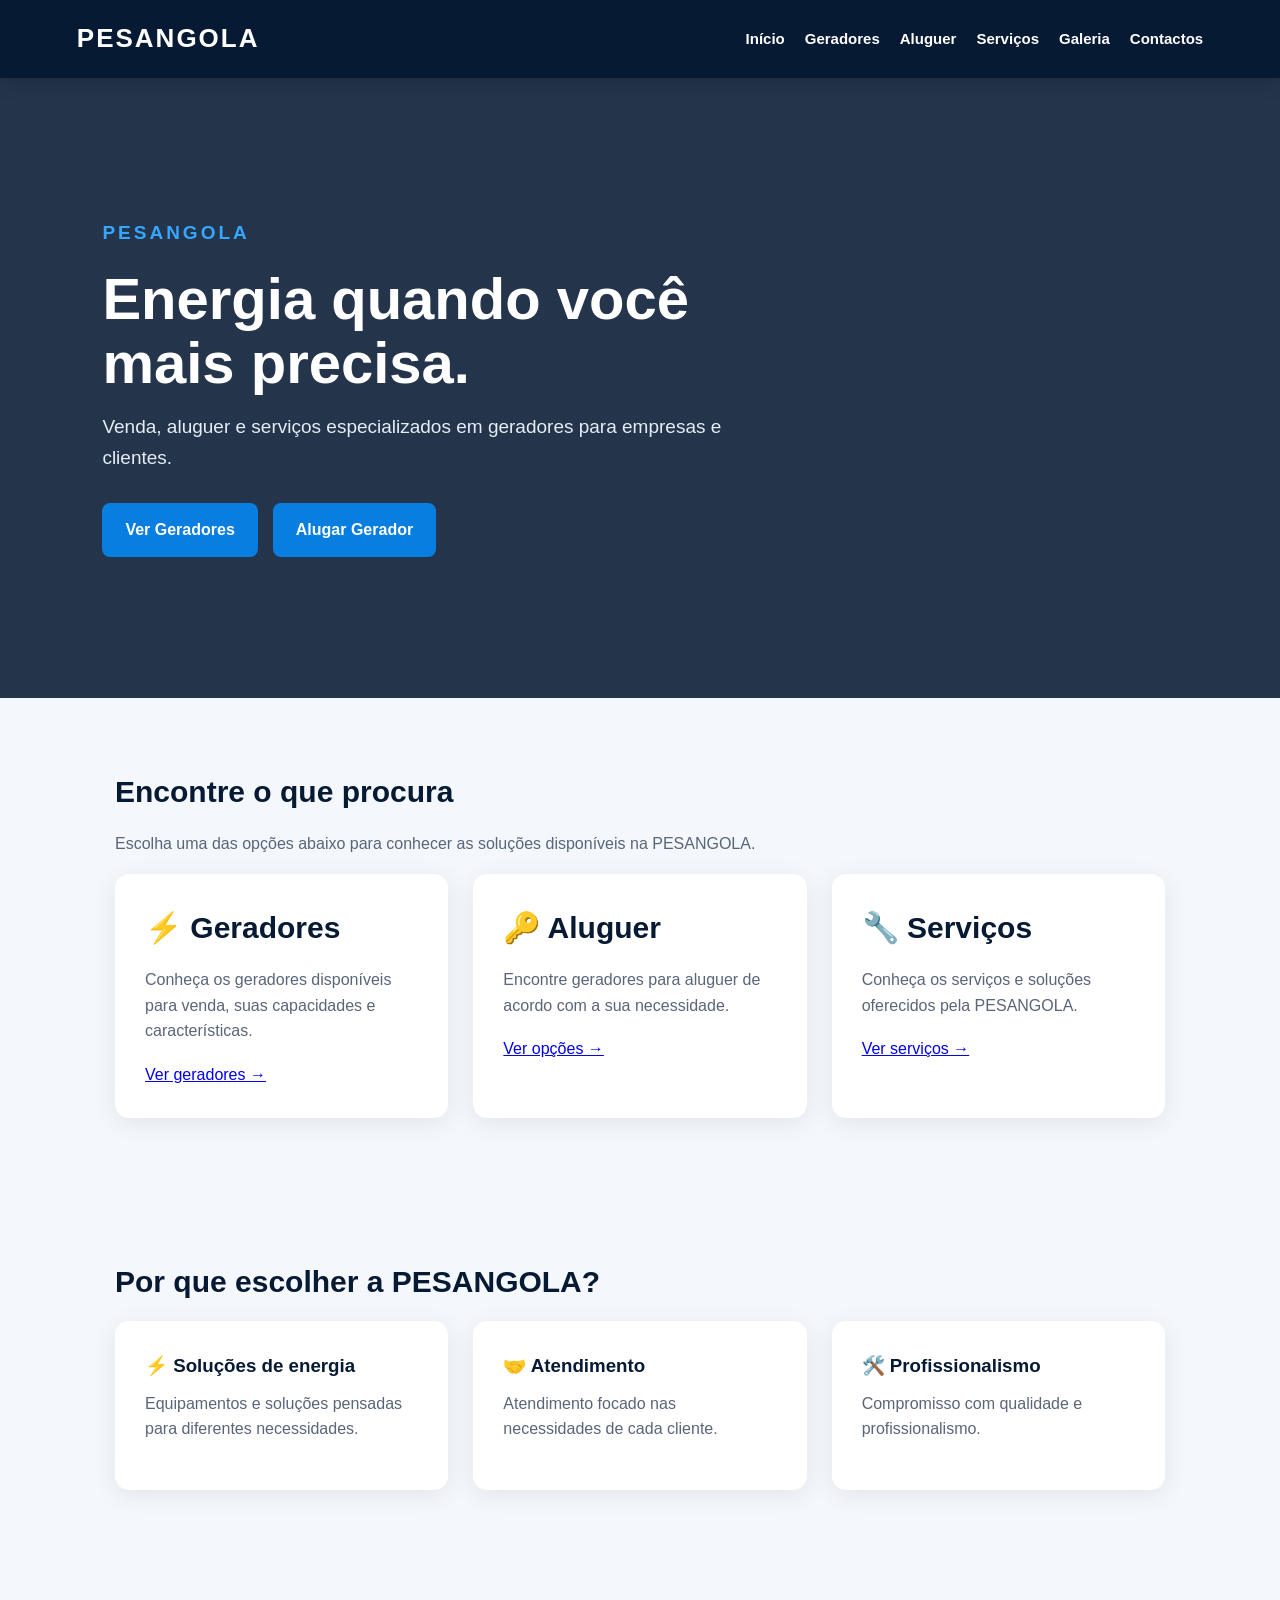
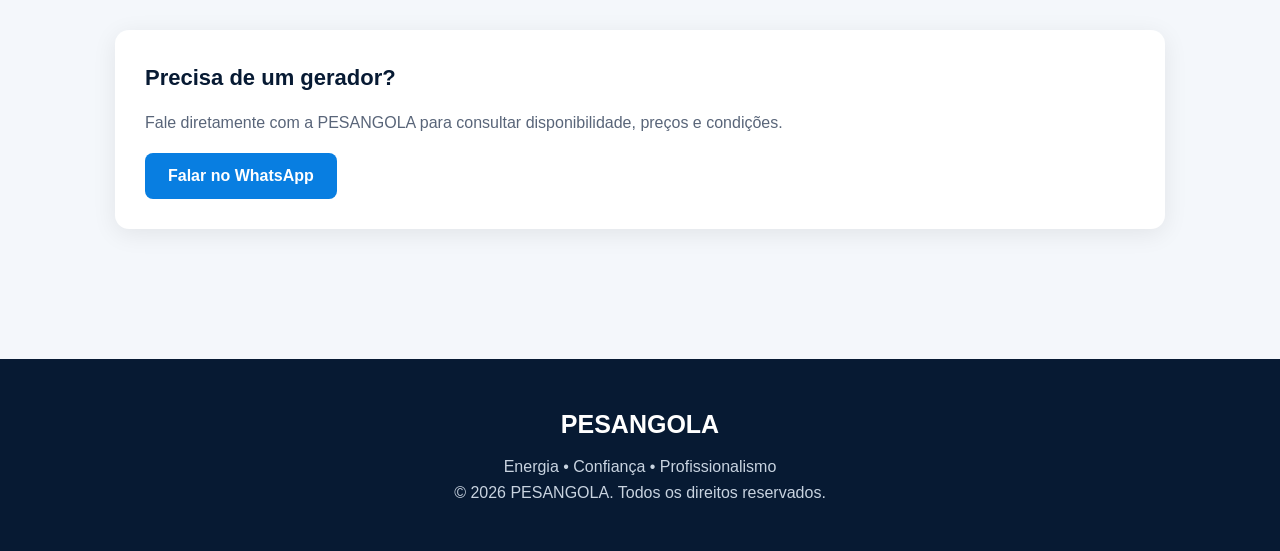
<file: index.html>
<!DOCTYPE html>
<html lang="pt">
<head>
  <meta charset="UTF-8">
  <meta name="viewport" content="width=device-width, initial-scale=1.0">

  <title>PESANGOLA | Geradores e Energia</title>

  <link rel="stylesheet" href="style.css">
</head>

<body>

  <!-- MENU -->

  <header>

    <h2>PESANGOLA</h2>

    <nav>
      <a href="index.html">Início</a>
      <a href="geradores.html">Geradores</a>
      <a href="aluguer.html">Aluguer</a>
      <a href="servicos.html">Serviços</a>
      <a href="galeria.html">Galeria</a>
      <a href="contactos.html">Contactos</a>
    </nav>

  </header>


  <!-- ÁREA PRINCIPAL -->

  <main>

    <!-- HERO -->

    <section class="hero">

      <div>

        <p class="destaque">PESANGOLA</p>

        <h1>
          Energia quando você mais precisa.
        </h1>

        <p>
          Venda, aluguer e serviços especializados
          em geradores para empresas e clientes.
        </p>

        <div class="botoes">

          <a href="geradores.html">
            Ver Geradores
          </a>

          <a href="aluguer.html">
            Alugar Gerador
          </a>

        </div>

      </div>

    </section>


    <!-- CATEGORIAS -->

    <section>

      <h2>Encontre o que procura</h2>

      <p>
        Escolha uma das opções abaixo para conhecer
        as soluções disponíveis na PESANGOLA.
      </p>

      <div class="categorias">


        <!-- GERADORES -->

        <div class="categoria">

          <h2>⚡ Geradores</h2>

          <p>
            Conheça os geradores disponíveis para venda,
            suas capacidades e características.
          </p>

          <a href="geradores.html">
            Ver geradores →
          </a>

        </div>


        <!-- ALUGUER -->

        <div class="categoria">

          <h2>🔑 Aluguer</h2>

          <p>
            Encontre geradores para aluguer
            de acordo com a sua necessidade.
          </p>

          <a href="aluguer.html">
            Ver opções →
          </a>

        </div>


        <!-- SERVIÇOS -->

        <div class="categoria">

          <h2>🔧 Serviços</h2>

          <p>
            Conheça os serviços e soluções
            oferecidos pela PESANGOLA.
          </p>

          <a href="servicos.html">
            Ver serviços →
          </a>

        </div>

      </div>

    </section>


    <!-- PORQUE PESANGOLA -->

    <section>

      <h2>Por que escolher a PESANGOLA?</h2>

      <div class="categorias">

        <div class="categoria">
          <h3>⚡ Soluções de energia</h3>
          <p>
            Equipamentos e soluções pensadas
            para diferentes necessidades.
          </p>
        </div>

        <div class="categoria">
          <h3>🤝 Atendimento</h3>
          <p>
            Atendimento focado nas necessidades
            de cada cliente.
          </p>
        </div>

        <div class="categoria">
          <h3>🛠️ Profissionalismo</h3>
          <p>
            Compromisso com qualidade e
            profissionalismo.
          </p>
        </div>

      </div>

    </section>


    <!-- CONTACTO RÁPIDO -->

    <section>

      <div class="contacto">

        <h2>Precisa de um gerador?</h2>

        <p>
          Fale diretamente com a PESANGOLA
          para consultar disponibilidade,
          preços e condições.
        </p>

        <a
          href="https://wa.me/244935516051?text=Olá%20PESANGOLA!%20Gostaria%20de%20mais%20informações%20sobre%20os%20geradores."
        >
          <button>
            Falar no WhatsApp
          </button>
        </a>

      </div>

    </section>

  </main>


  <!-- RODAPÉ -->

  <footer>

    <h3>PESANGOLA</h3>

    <p>
      Energia • Confiança • Profissionalismo
    </p>

    <p>
      © 2026 PESANGOLA. Todos os direitos reservados.
    </p>

  </footer>

</body>
</html>
</file>
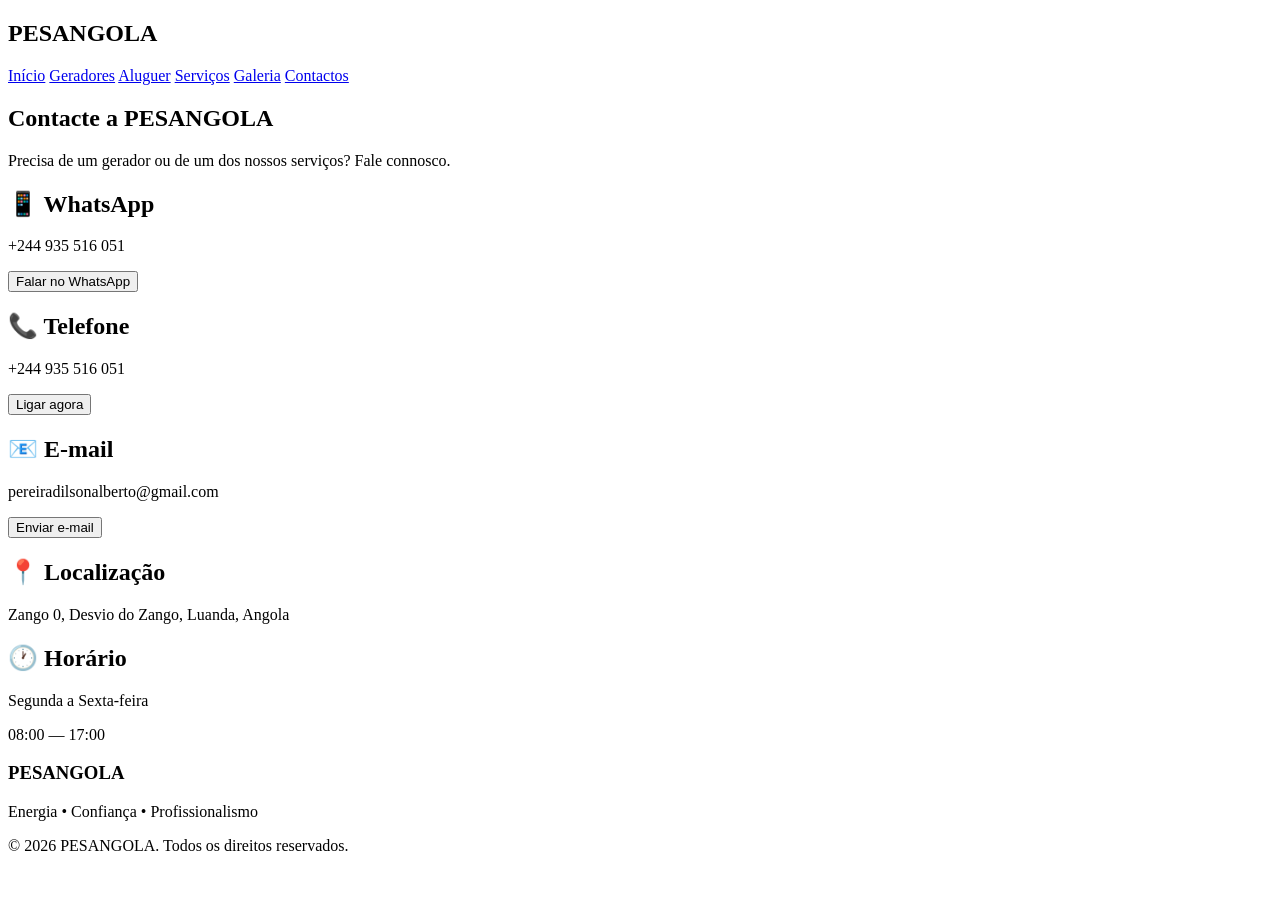
<file: contactos.html>
<!DOCTYPE html>
<html lang="pt">
<head>
  <meta charset="UTF-8">
  <meta name="viewport" content="width=device-width, initial-scale=1.0">
  <title>Contactos | PESANGOLA</title>
</head>

<body>

  <header>
    <h2>PESANGOLA</h2>

    <nav>
      <a href="index.html">Início</a>
      <a href="geradores.html">Geradores</a>
      <a href="aluguer.html">Aluguer</a>
      <a href="servicos.html">Serviços</a>
      <a href="galeria.html">Galeria</a>
      <a href="contactos.html">Contactos</a>
    </nav>
  </header>

  <main>

    <section>
      <h1>Contacte a PESANGOLA</h1>

      <p>
        Precisa de um gerador ou de um dos nossos serviços?
        Fale connosco.
      </p>
    </section>

    <section>

      <h2>📱 WhatsApp</h2>
      <p>+244 935 516 051</p>

      <a href="https://wa.me/244935516051?text=Olá%20PESANGOLA!%20Gostaria%20de%20mais%20informações.">
        <button>Falar no WhatsApp</button>
      </a>

      <h2>📞 Telefone</h2>
      <p>+244 935 516 051</p>

      <a href="tel:+244935516051">
        <button>Ligar agora</button>
      </a>

      <h2>📧 E-mail</h2>
      <p>pereiradilsonalberto@gmail.com</p>

      <a href="mailto:pereiradilsonalberto@gmail.com">
        <button>Enviar e-mail</button>
      </a>

      <h2>📍 Localização</h2>
      <p>Zango 0, Desvio do Zango, Luanda, Angola</p>

      <h2>🕐 Horário</h2>
      <p>Segunda a Sexta-feira</p>
      <p>08:00 — 17:00</p>

    </section>

  </main>

  <footer>
    <h3>PESANGOLA</h3>
    <p>Energia • Confiança • Profissionalismo</p>
    <p>© 2026 PESANGOLA. Todos os direitos reservados.</p>
  </footer>

</body>
</html>
</file>
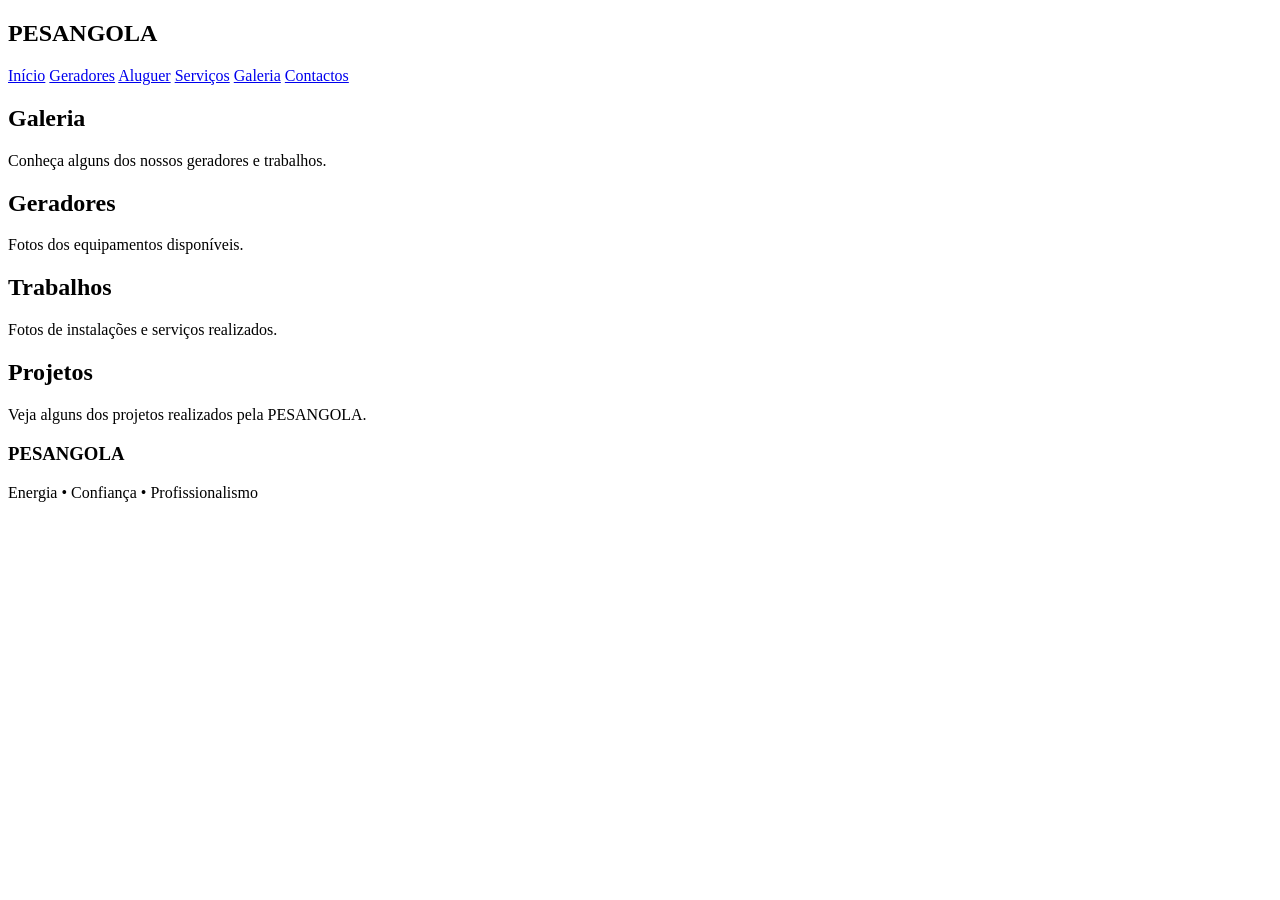
<file: galeria.html>
<!DOCTYPE html>
<html lang="pt">
<head>
  <meta charset="UTF-8">
  <meta name="viewport" content="width=device-width, initial-scale=1.0">
  <title>Galeria | PESANGOLA</title>
</head>

<body>

  <header>
    <h2>PESANGOLA</h2>

    <nav>
      <a href="index.html">Início</a>
      <a href="geradores.html">Geradores</a>
      <a href="aluguer.html">Aluguer</a>
      <a href="servicos.html">Serviços</a>
      <a href="galeria.html">Galeria</a>
      <a href="contactos.html">Contactos</a>
    </nav>
  </header>

  <main>

    <section>
      <h1>Galeria</h1>

      <p>
        Conheça alguns dos nossos geradores e trabalhos.
      </p>
    </section>

    <section>

      <div>
        <h2>Geradores</h2>
        <p>Fotos dos equipamentos disponíveis.</p>
      </div>

      <div>
        <h2>Trabalhos</h2>
        <p>Fotos de instalações e serviços realizados.</p>
      </div>

      <div>
        <h2>Projetos</h2>
        <p>Veja alguns dos projetos realizados pela PESANGOLA.</p>
      </div>

    </section>

  </main>

  <footer>
    <h3>PESANGOLA</h3>
    <p>Energia • Confiança • Profissionalismo</p>
  </footer>

</body>
</html>
</file>
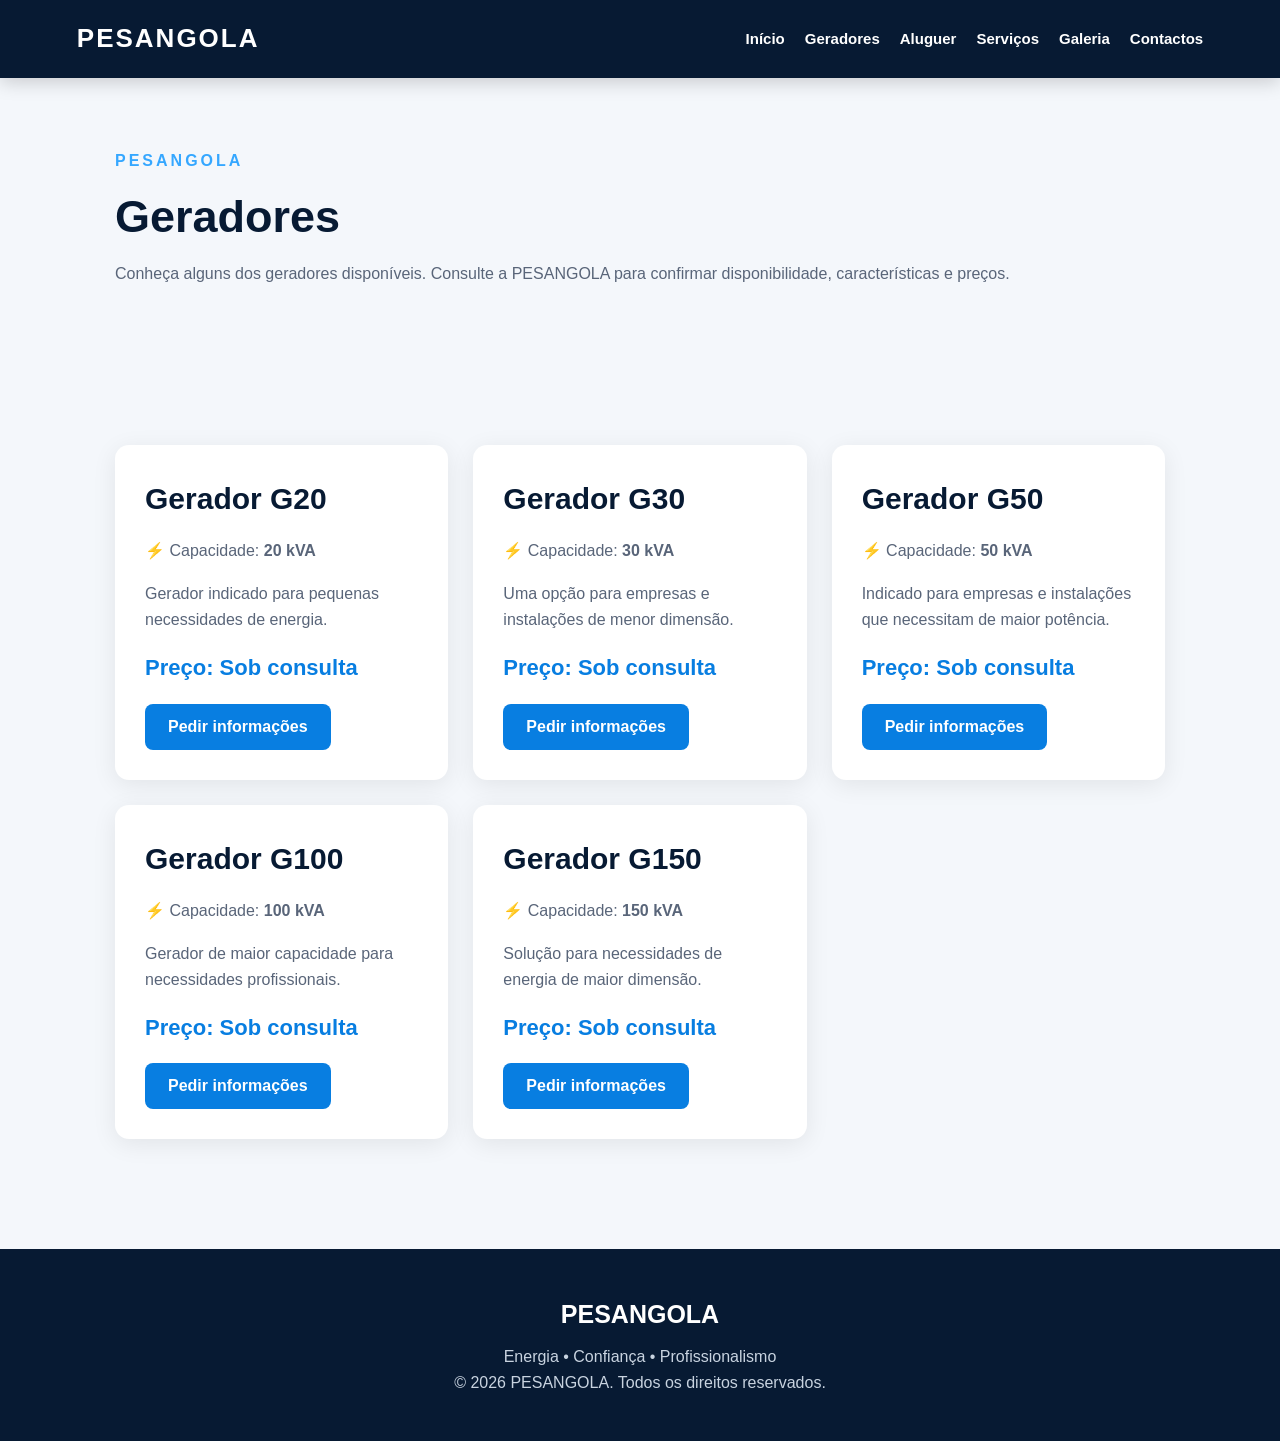
<file: geradores.html>
<!DOCTYPE html>
<html lang="pt">
<head>
  <meta charset="UTF-8">
  <meta name="viewport" content="width=device-width, initial-scale=1.0">

  <title>Geradores | PESANGOLA</title>

  <link rel="stylesheet" href="style.css">
</head>

<body>

<header>

  <h2>PESANGOLA</h2>

  <nav>
    <a href="index.html">Início</a>
    <a href="geradores.html">Geradores</a>
    <a href="aluguer.html">Aluguer</a>
    <a href="servicos.html">Serviços</a>
    <a href="galeria.html">Galeria</a>
    <a href="contactos.html">Contactos</a>
  </nav>

</header>


<main>

<section>

  <p class="destaque">
    PESANGOLA
  </p>

  <h1>Geradores</h1>

  <p>
    Conheça alguns dos geradores disponíveis.
    Consulte a PESANGOLA para confirmar disponibilidade,
    características e preços.
  </p>

</section>


<section>

  <div class="categorias">


    <!-- GERADOR 20 KVA -->

    <div class="gerador">

      <h2>Gerador G20</h2>

      <p>
        ⚡ Capacidade: <strong>20 kVA</strong>
      </p>

      <p>
        Gerador indicado para pequenas necessidades
        de energia.
      </p>

      <p class="preco">
        Preço: Sob consulta
      </p>

      <a href="https://wa.me/244935516051?text=Olá%20PESANGOLA!%20Gostaria%20de%20informações%20sobre%20o%20gerador%20G20%20de%2020%20kVA.">

        <button>
          Pedir informações
        </button>

      </a>

    </div>


    <!-- GERADOR 30 KVA -->

    <div class="gerador">

      <h2>Gerador G30</h2>

      <p>
        ⚡ Capacidade: <strong>30 kVA</strong>
      </p>

      <p>
        Uma opção para empresas e instalações
        de menor dimensão.
      </p>

      <p class="preco">
        Preço: Sob consulta
      </p>

      <a href="https://wa.me/244935516051?text=Olá%20PESANGOLA!%20Gostaria%20de%20informações%20sobre%20o%20gerador%20G30%20de%2030%20kVA.">

        <button>
          Pedir informações
        </button>

      </a>

    </div>


    <!-- GERADOR 50 KVA -->

    <div class="gerador">

      <h2>Gerador G50</h2>

      <p>
        ⚡ Capacidade: <strong>50 kVA</strong>
      </p>

      <p>
        Indicado para empresas e instalações
        que necessitam de maior potência.
      </p>

      <p class="preco">
        Preço: Sob consulta
      </p>

      <a href="https://wa.me/244935516051?text=Olá%20PESANGOLA!%20Gostaria%20de%20informações%20sobre%20o%20gerador%20G50%20de%2050%20kVA.">

        <button>
          Pedir informações
        </button>

      </a>

    </div>


    <!-- GERADOR 100 KVA -->

    <div class="gerador">

      <h2>Gerador G100</h2>

      <p>
        ⚡ Capacidade: <strong>100 kVA</strong>
      </p>

      <p>
        Gerador de maior capacidade para
        necessidades profissionais.
      </p>

      <p class="preco">
        Preço: Sob consulta
      </p>

      <a href="https://wa.me/244935516051?text=Olá%20PESANGOLA!%20Gostaria%20de%20informações%20sobre%20o%20gerador%20G100%20de%20100%20kVA.">

        <button>
          Pedir informações
        </button>

      </a>

    </div>


    <!-- GERADOR 150 KVA -->

    <div class="gerador">

      <h2>Gerador G150</h2>

      <p>
        ⚡ Capacidade: <strong>150 kVA</strong>
      </p>

      <p>
        Solução para necessidades de energia
        de maior dimensão.
      </p>

      <p class="preco">
        Preço: Sob consulta
      </p>

      <a href="https://wa.me/244935516051?text=Olá%20PESANGOLA!%20Gostaria%20de%20informações%20sobre%20o%20gerador%20G150%20de%20150%20kVA.">

        <button>
          Pedir informações
        </button>

      </a>

    </div>


  </div>

</section>

</main>


<footer>

  <h3>PESANGOLA</h3>

  <p>
    Energia • Confiança • Profissionalismo
  </p>

  <p>
    © 2026 PESANGOLA. Todos os direitos reservados.
  </p>

</footer>

</body>
</html>
</file>
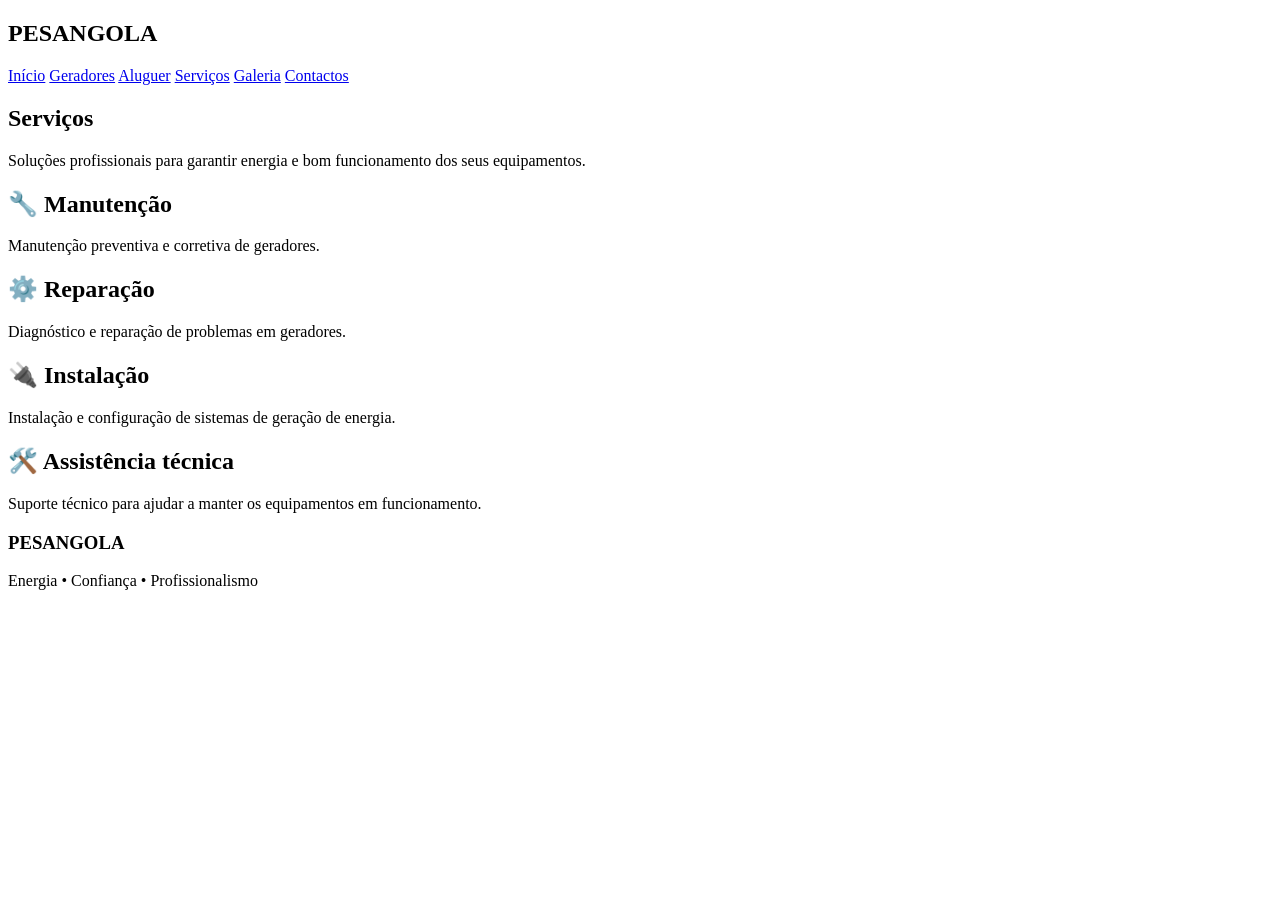
<file: servicos.html>
<!DOCTYPE html>
<html lang="pt">
<head>
  <meta charset="UTF-8">
  <meta name="viewport" content="width=device-width, initial-scale=1.0">
  <title>Serviços | PESANGOLA</title>
</head>

<body>

  <header>
    <h2>PESANGOLA</h2>

    <nav>
      <a href="index.html">Início</a>
      <a href="geradores.html">Geradores</a>
      <a href="aluguer.html">Aluguer</a>
      <a href="servicos.html">Serviços</a>
      <a href="galeria.html">Galeria</a>
      <a href="contactos.html">Contactos</a>
    </nav>
  </header>

  <main>

    <section>
      <h1>Serviços</h1>

      <p>
        Soluções profissionais para garantir energia e bom funcionamento dos seus equipamentos.
      </p>
    </section>

    <section>

      <div>
        <h2>🔧 Manutenção</h2>
        <p>
          Manutenção preventiva e corretiva de geradores.
        </p>
      </div>

      <div>
        <h2>⚙️ Reparação</h2>
        <p>
          Diagnóstico e reparação de problemas em geradores.
        </p>
      </div>

      <div>
        <h2>🔌 Instalação</h2>
        <p>
          Instalação e configuração de sistemas de geração de energia.
        </p>
      </div>

      <div>
        <h2>🛠️ Assistência técnica</h2>
        <p>
          Suporte técnico para ajudar a manter os equipamentos em funcionamento.
        </p>
      </div>

    </section>

  </main>

  <footer>
    <h3>PESANGOLA</h3>
    <p>Energia • Confiança • Profissionalismo</p>
  </footer>

</body>
</html>
</file>
<file: style.css>
* {
  box-sizing: border-box;
  margin: 0;
  padding: 0;
}

html {
  scroll-behavior: smooth;
}

body {
  font-family: Arial, Helvetica, sans-serif;
  background: #f4f7fb;
  color: #172033;
  line-height: 1.6;
}

/* CABEÇALHO */

header {
  background: #071a33;
  color: white;
  padding: 18px 6%;
  display: flex;
  align-items: center;
  justify-content: space-between;
  gap: 25px;
  position: sticky;
  top: 0;
  z-index: 1000;
  box-shadow: 0 4px 18px rgba(0, 0, 0, 0.18);
}

header h2 {
  color: white;
  font-size: 26px;
  letter-spacing: 2px;
}

nav {
  display: flex;
  gap: 20px;
  flex-wrap: wrap;
  justify-content: center;
}

nav a {
  color: white;
  text-decoration: none;
  font-size: 15px;
  font-weight: bold;
  transition: 0.3s;
}

nav a:hover {
  color: #35a7ff;
}

/* CONTEÚDO */

main {
  min-height: 70vh;
}

section {
  max-width: 1100px;
  margin: auto;
  padding: 70px 25px;
}

section h1 {
  color: #071a33;
  font-size: 45px;
  line-height: 1.15;
  margin-bottom: 18px;
}

section h2 {
  color: #071a33;
  font-size: 30px;
  margin-bottom: 15px;
}

section h3 {
  color: #071a33;
  margin-bottom: 10px;
}

section p {
  color: #596579;
  margin-bottom: 18px;
}

/* HERO */

.hero {
  max-width: none;
  min-height: 620px;
  padding: 100px 8%;
  display: flex;
  align-items: center;

  background:
    linear-gradient(
      rgba(7, 26, 51, 0.88),
      rgba(7, 26, 51, 0.88)
    ),
    url("https://images.unsplash.com/photo-1473341304170-971dccb5ac1e?auto=format&fit=crop&w=1600&q=80")
    center / cover;

  color: white;
}

.hero h1 {
  max-width: 720px;
  color: white;
  font-size: 58px;
  line-height: 1.1;
}

.hero p {
  max-width: 650px;
  color: #e5edf7;
  font-size: 19px;
}

.destaque {
  color: #35a7ff !important;
  font-weight: bold;
  letter-spacing: 3px;
  text-transform: uppercase;
}

/* BOTÕES */

.botoes {
  display: flex;
  gap: 15px;
  flex-wrap: wrap;
  margin-top: 30px;
}

.botoes a,
button {
  display: inline-block;
  background: #087ee1;
  color: white;
  text-decoration: none;
  border: none;
  border-radius: 8px;
  padding: 14px 23px;
  font-size: 16px;
  font-weight: bold;
  cursor: pointer;
  transition: 0.3s;
}

.botoes a:hover,
button:hover {
  background: #0564b4;
  transform: translateY(-2px);
}

/* CARTÕES */

.categorias {
  display: grid;
  grid-template-columns: repeat(3, 1fr);
  gap: 25px;
}

.categoria,
.servico,
.gerador,
.contacto {
  background: white;
  padding: 30px;
  border-radius: 14px;
  box-shadow: 0 5px 25px rgba(0, 0, 0, 0.08);
  transition: 0.3s;
}

.categoria:hover,
.servico:hover,
.gerador:hover,
.contacto:hover {
  transform: translateY(-5px);
}

/* IMAGENS DOS GERADORES */

.gerador img {
  width: 100%;
  height: 220px;
  object-fit: cover;
  border-radius: 12px;
  margin-bottom: 20px;
  display: block;
}

/* PREÇOS */

.preco {
  color: #087ee1 !important;
  font-size: 22px;
  font-weight: bold;
}

/* GALERIA */

.galeria {
  display: grid;
  grid-template-columns: repeat(3, 1fr);
  gap: 20px;
}

.galeria img {
  width: 100%;
  height: 250px;
  object-fit: cover;
  border-radius: 14px;
  display: block;
  transition: 0.3s;
}

.galeria img:hover {
  transform: scale(1.03);
}

/* CONTACTOS */

.contacto {
  margin-bottom: 20px;
}

.contacto h2 {
  font-size: 22px;
}

/* RODAPÉ */

footer {
  background: #071a33;
  color: white;
  text-align: center;
  padding: 45px 20px;
  margin-top: 40px;
}

footer h3 {
  color: white;
  font-size: 25px;
  margin-bottom: 10px;
}

footer p {
  color: #c8d3e0;
}

/* TELEMÓVEL */

@media (max-width: 800px) {

  header {
    flex-direction: column;
    padding: 18px 15px;
  }

  nav {
    gap: 10px;
  }

  nav a {
    font-size: 13px;
  }

  .hero {
    min-height: 560px;
    padding: 70px 25px;
  }

  .hero h1 {
    font-size: 40px;
  }

  section {
    padding: 55px 20px;
  }

  section h1 {
    font-size: 36px;
  }

  section h2 {
    font-size: 27px;
  }

  .categorias {
    grid-template-columns: 1fr;
  }

  .galeria {
    grid-template-columns: 1fr;
  }

  .galeria img {
    height: 230px;
  }

  .gerador img {
    height: 210px;
  }

  .botoes {
    flex-direction: column;
  }

  .botoes a {
    text-align: center;
  }
}
</file>
